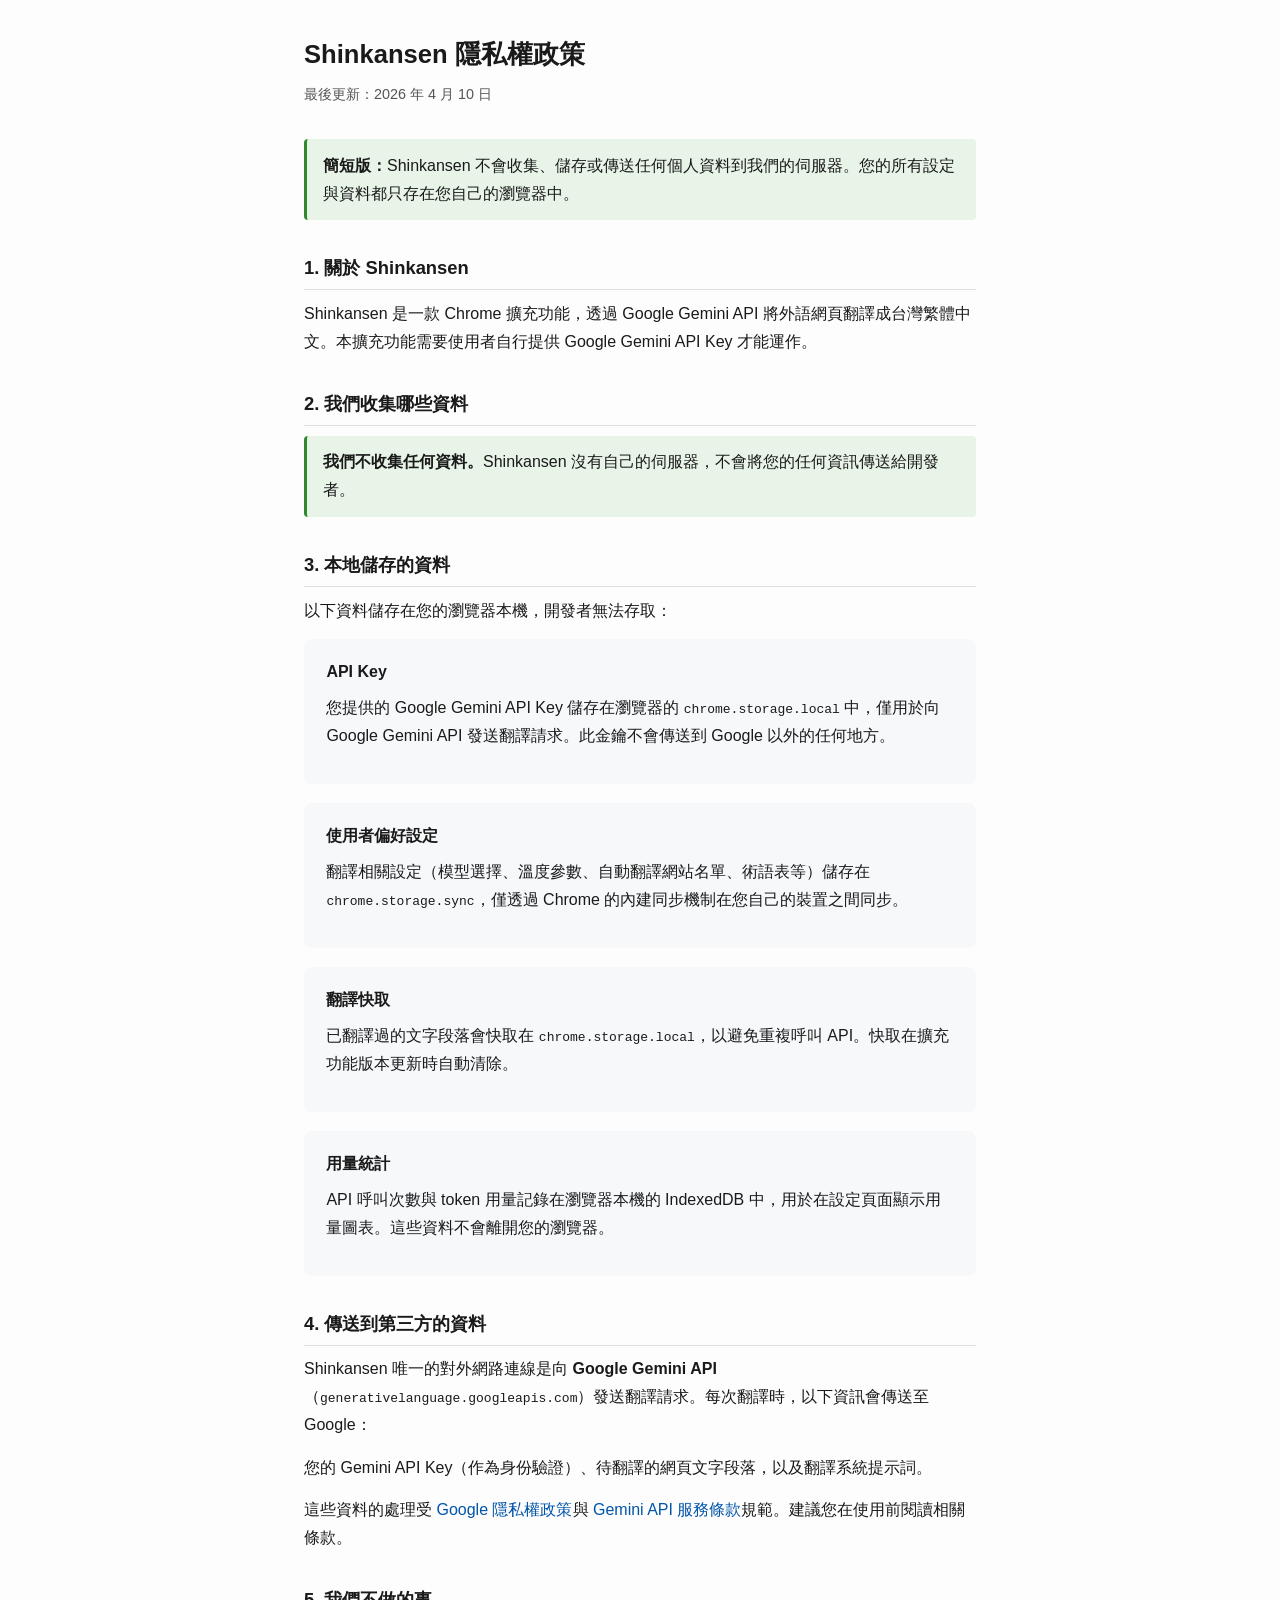
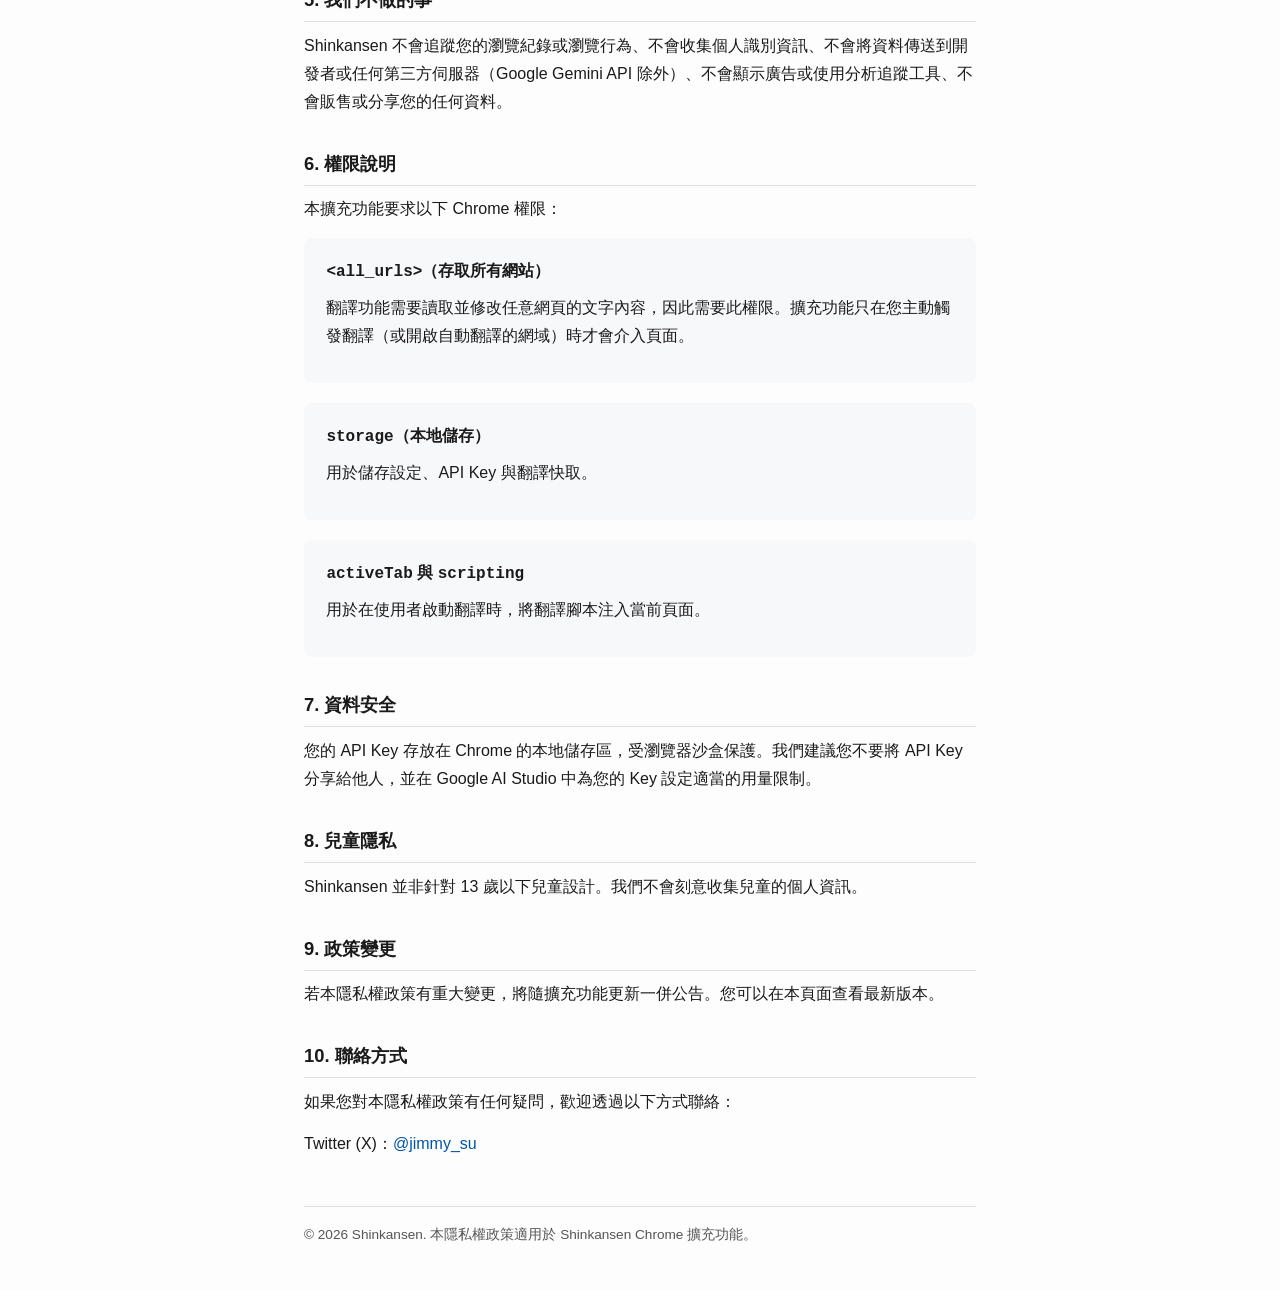
<file: docs/privacy-policy.html>
<!DOCTYPE html>
<html lang="zh-Hant-TW">
<head>
  <meta charset="UTF-8">
  <meta name="viewport" content="width=device-width, initial-scale=1.0">
  <title>Shinkansen — 隱私權政策</title>
  <style>
    :root {
      --bg: #fdfdfd;
      --fg: #1a1a1a;
      --muted: #555;
      --accent: #0055aa;
      --border: #e0e0e0;
      --section-bg: #f7f8fa;
    }
    @media (prefers-color-scheme: dark) {
      :root {
        --bg: #1a1a1a;
        --fg: #e8e8e8;
        --muted: #aaa;
        --accent: #6ab0ff;
        --border: #333;
        --section-bg: #222;
      }
    }
    * { box-sizing: border-box; margin: 0; padding: 0; }
    body {
      font-family: -apple-system, BlinkMacSystemFont, "Segoe UI", Roboto, "Noto Sans TC", sans-serif;
      background: var(--bg);
      color: var(--fg);
      line-height: 1.75;
      padding: 2rem 1.5rem;
      max-width: 720px;
      margin: 0 auto;
    }
    h1 {
      font-size: 1.6rem;
      margin-bottom: 0.3rem;
    }
    .subtitle {
      color: var(--muted);
      font-size: 0.9rem;
      margin-bottom: 2rem;
    }
    h2 {
      font-size: 1.15rem;
      margin-top: 2rem;
      margin-bottom: 0.6rem;
      padding-bottom: 0.3rem;
      border-bottom: 1px solid var(--border);
    }
    p { margin-bottom: 0.9rem; }
    section {
      background: var(--section-bg);
      border-radius: 8px;
      padding: 1.2rem 1.4rem;
      margin-bottom: 1.2rem;
    }
    section h3 {
      font-size: 1rem;
      margin-bottom: 0.5rem;
    }
    a { color: var(--accent); text-decoration: none; }
    a:hover { text-decoration: underline; }
    .highlight {
      background: #e8f4e8;
      border-left: 3px solid #2d8a2d;
      padding: 0.8rem 1rem;
      border-radius: 4px;
      margin-bottom: 1rem;
    }
    @media (prefers-color-scheme: dark) {
      .highlight { background: #1a2e1a; border-left-color: #4caf50; }
    }
    footer {
      margin-top: 3rem;
      padding-top: 1rem;
      border-top: 1px solid var(--border);
      color: var(--muted);
      font-size: 0.85rem;
    }
  </style>
</head>
<body>
  <h1>Shinkansen 隱私權政策</h1>
  <p class="subtitle">最後更新：2026 年 4 月 10 日</p>

  <div class="highlight">
    <strong>簡短版：</strong>Shinkansen 不會收集、儲存或傳送任何個人資料到我們的伺服器。您的所有設定與資料都只存在您自己的瀏覽器中。
  </div>

  <h2>1. 關於 Shinkansen</h2>
  <p>Shinkansen 是一款 Chrome 擴充功能，透過 Google Gemini API 將外語網頁翻譯成台灣繁體中文。本擴充功能需要使用者自行提供 Google Gemini API Key 才能運作。</p>

  <h2>2. 我們收集哪些資料</h2>

  <div class="highlight">
    <strong>我們不收集任何資料。</strong>Shinkansen 沒有自己的伺服器，不會將您的任何資訊傳送給開發者。
  </div>

  <h2>3. 本地儲存的資料</h2>
  <p>以下資料儲存在您的瀏覽器本機，開發者無法存取：</p>

  <section>
    <h3>API Key</h3>
    <p>您提供的 Google Gemini API Key 儲存在瀏覽器的 <code>chrome.storage.local</code> 中，僅用於向 Google Gemini API 發送翻譯請求。此金鑰不會傳送到 Google 以外的任何地方。</p>
  </section>

  <section>
    <h3>使用者偏好設定</h3>
    <p>翻譯相關設定（模型選擇、溫度參數、自動翻譯網站名單、術語表等）儲存在 <code>chrome.storage.sync</code>，僅透過 Chrome 的內建同步機制在您自己的裝置之間同步。</p>
  </section>

  <section>
    <h3>翻譯快取</h3>
    <p>已翻譯過的文字段落會快取在 <code>chrome.storage.local</code>，以避免重複呼叫 API。快取在擴充功能版本更新時自動清除。</p>
  </section>

  <section>
    <h3>用量統計</h3>
    <p>API 呼叫次數與 token 用量記錄在瀏覽器本機的 IndexedDB 中，用於在設定頁面顯示用量圖表。這些資料不會離開您的瀏覽器。</p>
  </section>

  <h2>4. 傳送到第三方的資料</h2>
  <p>Shinkansen 唯一的對外網路連線是向 <strong>Google Gemini API</strong>（<code>generativelanguage.googleapis.com</code>）發送翻譯請求。每次翻譯時，以下資訊會傳送至 Google：</p>
  <p>您的 Gemini API Key（作為身份驗證）、待翻譯的網頁文字段落，以及翻譯系統提示詞。</p>
  <p>這些資料的處理受 <a href="https://policies.google.com/privacy" target="_blank" rel="noopener">Google 隱私權政策</a>與 <a href="https://ai.google.dev/gemini-api/terms" target="_blank" rel="noopener">Gemini API 服務條款</a>規範。建議您在使用前閱讀相關條款。</p>

  <h2>5. 我們不做的事</h2>
  <p>Shinkansen 不會追蹤您的瀏覽紀錄或瀏覽行為、不會收集個人識別資訊、不會將資料傳送到開發者或任何第三方伺服器（Google Gemini API 除外）、不會顯示廣告或使用分析追蹤工具、不會販售或分享您的任何資料。</p>

  <h2>6. 權限說明</h2>
  <p>本擴充功能要求以下 Chrome 權限：</p>

  <section>
    <h3><code>&lt;all_urls&gt;</code>（存取所有網站）</h3>
    <p>翻譯功能需要讀取並修改任意網頁的文字內容，因此需要此權限。擴充功能只在您主動觸發翻譯（或開啟自動翻譯的網域）時才會介入頁面。</p>
  </section>

  <section>
    <h3><code>storage</code>（本地儲存）</h3>
    <p>用於儲存設定、API Key 與翻譯快取。</p>
  </section>

  <section>
    <h3><code>activeTab</code> 與 <code>scripting</code></h3>
    <p>用於在使用者啟動翻譯時，將翻譯腳本注入當前頁面。</p>
  </section>

  <h2>7. 資料安全</h2>
  <p>您的 API Key 存放在 Chrome 的本地儲存區，受瀏覽器沙盒保護。我們建議您不要將 API Key 分享給他人，並在 Google AI Studio 中為您的 Key 設定適當的用量限制。</p>

  <h2>8. 兒童隱私</h2>
  <p>Shinkansen 並非針對 13 歲以下兒童設計。我們不會刻意收集兒童的個人資訊。</p>

  <h2>9. 政策變更</h2>
  <p>若本隱私權政策有重大變更，將隨擴充功能更新一併公告。您可以在本頁面查看最新版本。</p>

  <h2>10. 聯絡方式</h2>
  <p>如果您對本隱私權政策有任何疑問，歡迎透過以下方式聯絡：</p>
  <p>Twitter (X)：<a href="https://x.com/jimmy_su" target="_blank" rel="noopener">@jimmy_su</a></p>

  <footer>
    <p>&copy; 2026 Shinkansen. 本隱私權政策適用於 Shinkansen Chrome 擴充功能。</p>
  </footer>
</body>
</html>
</file>
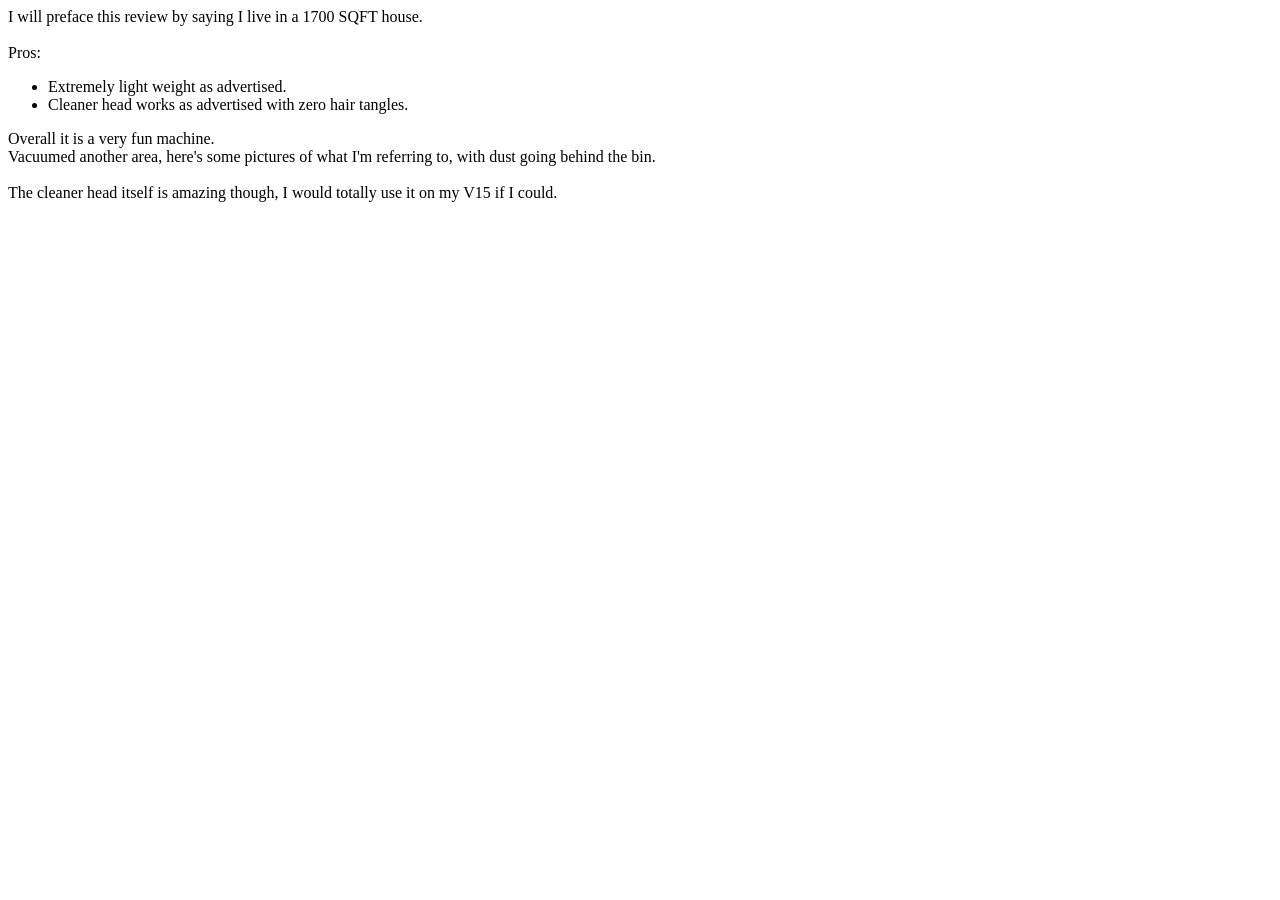
<file: test/regression/fixtures/bbcode-div-text.html>
<!DOCTYPE html>
<html lang="en">
<head><meta charset="UTF-8"><title>BBCode div text fixture</title></head>
<body>
<!-- 模擬 XenForo BBCode 渲染結構（v1.4.7 regression fixture）

  Case A（已涵蓋）：直接 text + block 子孫（UL/LI）
    intro 文字 + Pros: 純文字在 div.bbWrapper，後跟 UL>LI。
    Bug：containsBlockDescendant = true 但 DIV 不在 BLOCK_TAGS_SET → extractInlineFragments 沒被呼叫。
    修法：v1.4.7 在非 BLOCK_TAGS_SET 分支補做 extractInlineFragments。

  Case B（未涵蓋，見 PENDING_REGRESSION v1.4.8 條目）：純文字 + BR（無 block 子孫）
    多段落文字用 BR 分隔，沒有 UL/LI。
    Bug：containsBlockDescendant = false → 漏翻。
    v1.4.8 嘗試的「補做 element 單元」else 分支太寬鬆，
    會踩 detect-leaf-content-div / detect-nav-anchor-threshold / detect-nav-content
    三條既有 spec，已回退。需要更嚴格的觸發條件設計。
    #target-b 結構保留，未來重做時可直接複用。
-->

<!-- Case A: 有 block 子孫（UL/LI）-->
<div class="message-body" id="target-a">
  <div class="bbWrapper">I will preface this review by saying I live in a 1700 SQFT house.<br>
<br>Pros:<br>
<ul>
  <li>Extremely light weight as advertised.</li>
  <li>Cleaner head works as advertised with zero hair tangles.</li>
</ul>
Overall it is a very fun machine.</div>
</div>

<!-- Case B: 純文字 + BR，無 block 子孫 -->
<div class="message-body" id="target-b">
  <div class="bbWrapper">Vacuumed another area, here's some pictures of what I'm referring to, with dust going behind the bin.<br>
<br>The cleaner head itself is amazing though, I would totally use it on my V15 if I could.</div>
</div>
</body>
</html>
</file>
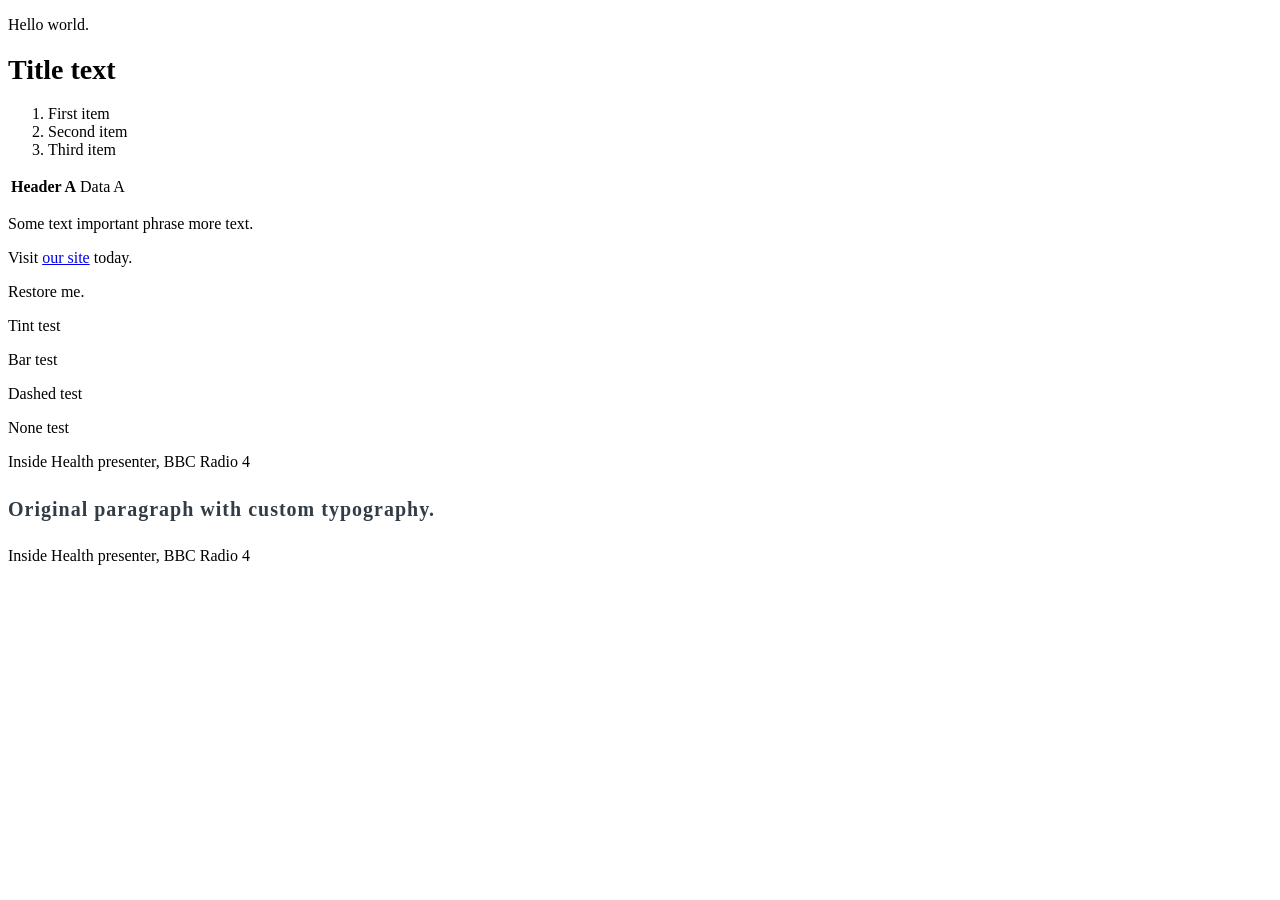
<file: test/regression/fixtures/dual.html>
<!DOCTYPE html>
<html>
<head>
  <meta charset="utf-8">
  <title>fixture: v1.5.0 dual-mode injection</title>
</head>
<body>
  <!--
    對應 v1.5.0 雙語對照模式（dual mode）。本 fixture 集中所有 dual injection
    需要的 DOM 結構，由 inject-dual-*.spec.js 系列共用：
      #basic            — 一般 <p>，wrapper afterend
      #heading          — <h1>，wrapper inner = <div> + 字級繼承
      #list / #li1..3   — <ol> + 三個 <li>，wrapper appendChild 進每個 li
      #th1 / #td1       — <th> / <td>，wrapper appendChild 進 cell
      #inline-target    — span 段落，wrapper afterend 於 block 祖先（#inline-parent）
      #link-source      — <p> 含 <a>，驗證連結結構保留
      #restore-source   — restore 路徑專用
      #mark-{tint,bar,dashed,none} — 4 種 mark style 各一個 target
  -->

  <p id="basic">Hello world.</p>

  <h1 id="heading" style="font-size: 28px; font-weight: 700; line-height: 1.2;">Title text</h1>

  <ol id="list">
    <li id="li1">First item</li>
    <li id="li2">Second item</li>
    <li id="li3">Third item</li>
  </ol>

  <table>
    <tr>
      <th id="th1">Header A</th>
      <td id="td1">Data A</td>
    </tr>
  </table>

  <div id="inline-container">
    <p id="inline-parent">Some text <span id="inline-target">important phrase</span> more text.</p>
  </div>

  <p id="link-source">Visit <a id="anchor" href="https://example.com">our site</a> today.</p>

  <p id="restore-source">Restore me.</p>

  <p id="mark-tint">Tint test</p>
  <p id="mark-bar">Bar test</p>
  <p id="mark-dashed">Dashed test</p>
  <p id="mark-none">None test</p>

  <!-- v1.5.1: 祖孫同段重複偵測（BBC author byline 一類）—— -->
  <!-- 模擬 collectParagraphs 抓到外層 div + 內層 p 都當成段落 unit 的情境 -->
  <div id="overlap-outer">
    <p id="overlap-inner">Inside Health presenter, BBC Radio 4</p>
  </div>

  <!-- v1.5.2: typography copy —— 模擬 BBC 等網站把 paragraph typography 設在
       `p` selector 上（非 body / 容器），dual wrapper 是 sibling 不繼承。
       注入後 wrapper 的 inner 應 copy 原段落的 font-family/size/weight/line-height/letter-spacing/color。 -->
  <style>
    #typography-source {
      font-family: "Times New Roman", Georgia, serif;
      font-size: 20px;
      font-weight: 600;
      line-height: 1.8;
      letter-spacing: 0.05em;
      color: rgb(50, 60, 70);
    }
  </style>
  <div id="typography-container">
    <p id="typography-source">Original paragraph with custom typography.</p>
  </div>

  <!-- v1.5.2: BBC SPA 重建 inline 段落造成的重複注入。
       結構模仿 BBC byline：inline span 包在 div > div 裡。
       inline 段落注入時 wrapper 走 afterend-block-ancestor，插在最近 block 祖先後面。 -->
  <div id="bbc-byline-outer">
    <div id="bbc-byline-mid">
      <span id="bbc-byline-span">Inside Health presenter, BBC Radio 4</span>
    </div>
  </div>
</body>
</html>
</file>
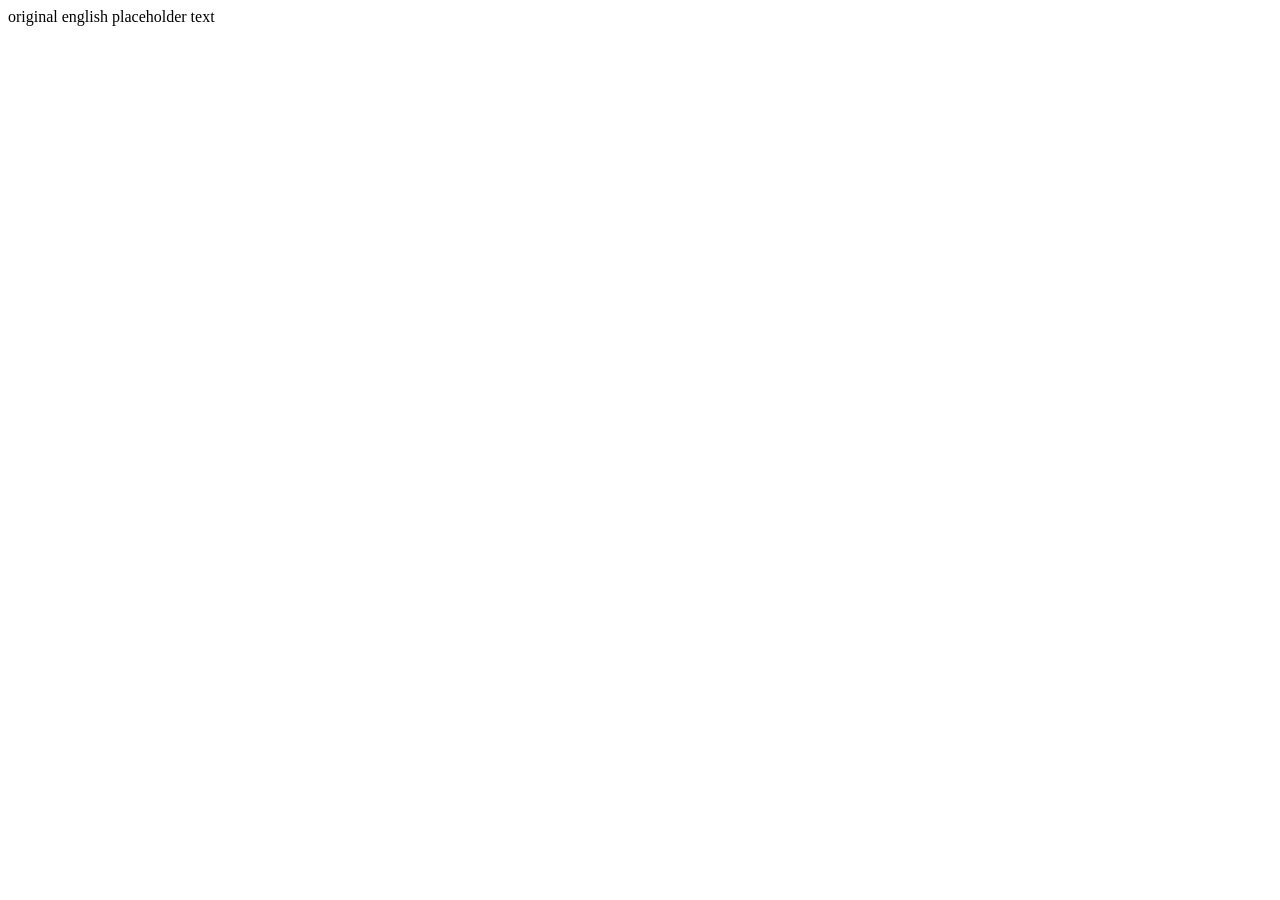
<file: test/regression/fixtures/inject-fragment-no-slots-newline.html>
<!DOCTYPE html>
<html lang="en">
<head>
  <meta charset="UTF-8">
  <title>inject-fragment-no-slots-newline fixture (v1.4.8)</title>
</head>
<body>
  <!--
    Fixture: inject-fragment-no-slots-newline
    驗證 v1.4.8 兩個 inject path 修正：
      (1) injectTranslation 入口統一字面 \n（兩字元）→ 真正換行符（U+000A）
      (2) injectFragmentTranslation 無 slots 分支補 \n → <br>（買 buildFragmentFromTextWithBr）
    都同時生效，DOM 不留字面 \n 殘留、且段落間出現 <br>。

    結構刻意極簡：父元素只含一個 text 子節點，
    spec 直接在 page 端構造 fragment unit（kind:'fragment', el, startNode, endNode）
    並呼叫 SK.injectTranslation(unit, 'A\\nB', [])。
  -->
  <div id="target">original english placeholder text</div>
</body>
</html>
</file>
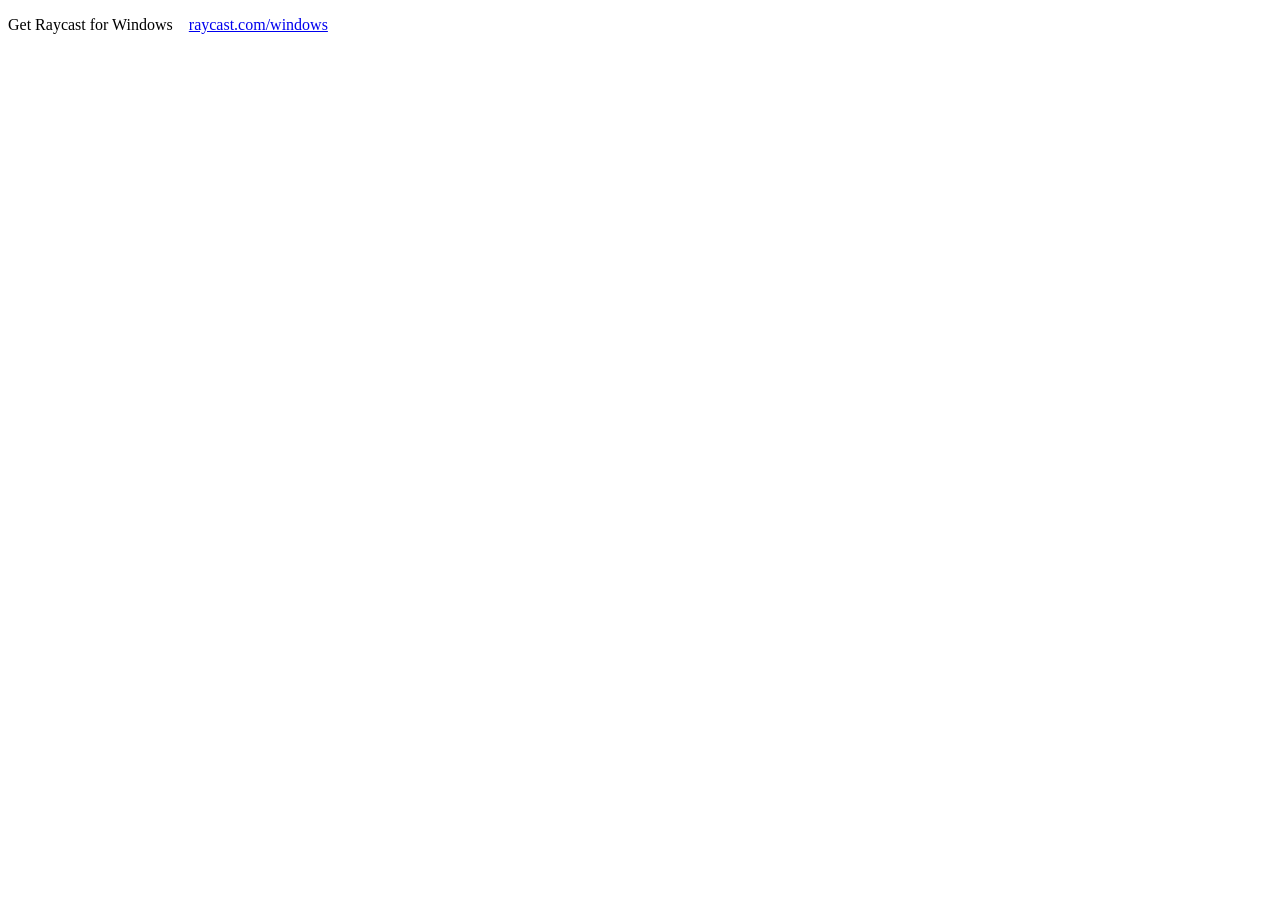
<file: test/regression/fixtures/inject-media-link-ghost.html>
<!DOCTYPE html>
<html>
<head>
  <meta charset="UTF-8">
  <title>inject-media-link-ghost fixture</title>
  <!-- 結構特徵: p#target 含有「文字 + img + whitespace + <a>」混合結構,
       模擬 Gmail HTML email (如 Raycast newsletter) 的 Team Picks 段落格式。
       containsMedia(p) === true → 走 injectIntoTarget media-preserving path (B)。
       LLM 丟掉佔位符 (response.txt 中無 ⟦…⟧) → ok=false → plainTextFallback。
       v1.2.1 之前的 bug: 清空 <a> 內文字節點後，<a> shell 留在 DOM 形成空連結殼。
       v1.2.2 修法: 清空文字後向上移除空殼 inline 元素。
  -->
</head>
<body>
  <div id="wrapper">
    <p id="target">Get Raycast for Windows
      <img src="[data-uri]" alt="arrow" width="8" height="8">
      <a href="https://raycast.com/windows">raycast.com/windows</a>
    </p>
  </div>
</body>
</html>
</file>
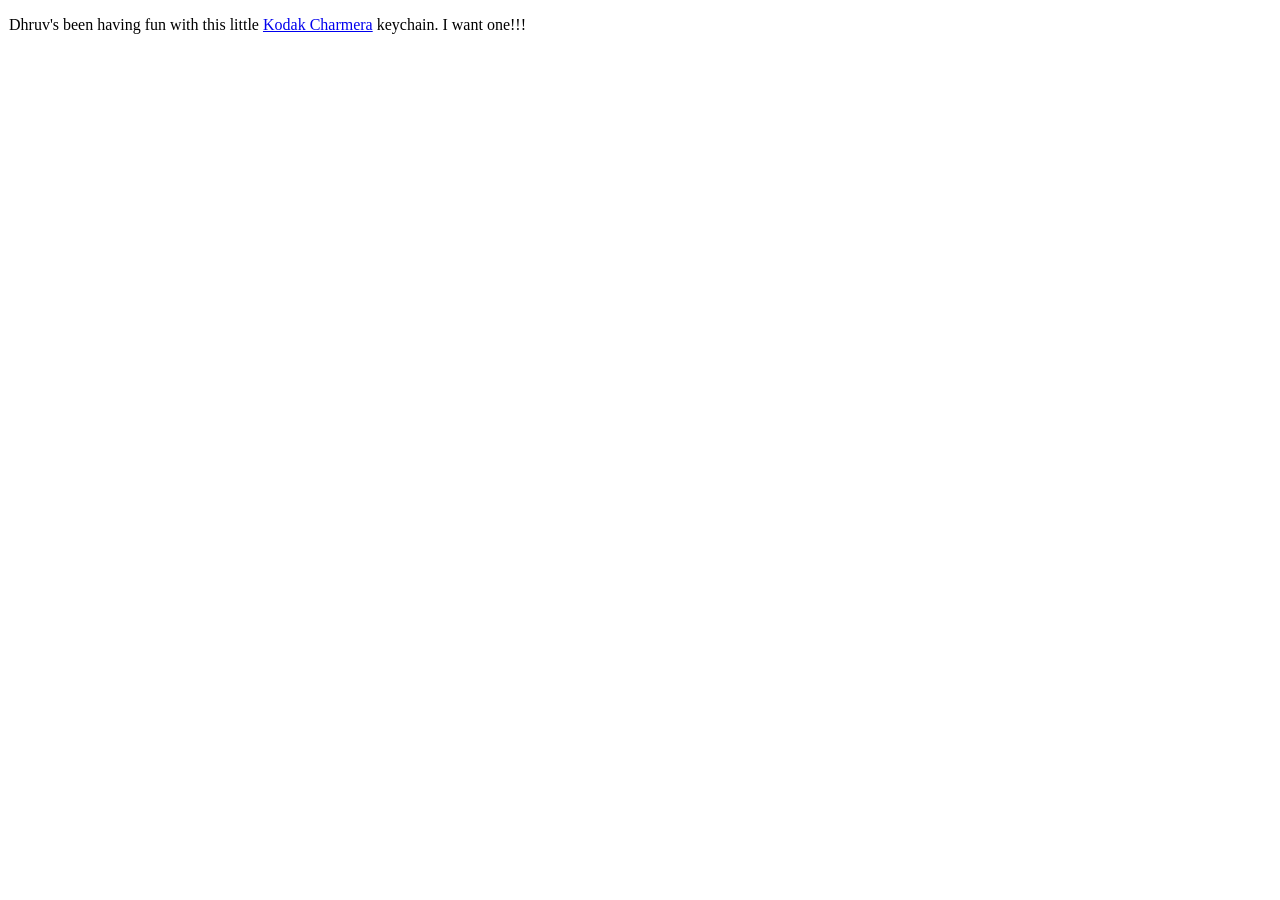
<file: test/regression/fixtures/inject-media-link-slots.html>
<!DOCTYPE html>
<html lang="en">
<head>
  <meta charset="UTF-8">
  <title>inject-media-link-slots fixture</title>
</head>
<body>
  <!--
    Fixture: inject-media-link-slots
    結構特徵: <p> 同時含 <img>（emoji）+ 文字 + <a href>（品牌連結）
    對應 v1.2.4 修正的根本原因:
      content.js translateUnits 序列化時遇到 containsMedia(el)=true 強制回傳 slots:[],
      <a> 不被序列化成佔位符, LLM 收到純文字, injection 走 replaceTextInPlace → path B,
      <a> 文字被清空後殼被移除。
    修法: 移除 containsMedia 強制 slots:[] 早返回,讓 <a> 被正常序列化成 ⟦0⟧...⟦/0⟧。
  -->
  <p id="target">
    <img data-emoji="🤏" alt="🤏" src="[data-uri]">Dhruv's been having fun with this little <a href="https://kodak.com/charmera">Kodak Charmera</a> keychain. I want one!!!
  </p>
</body>
</html>
</file>
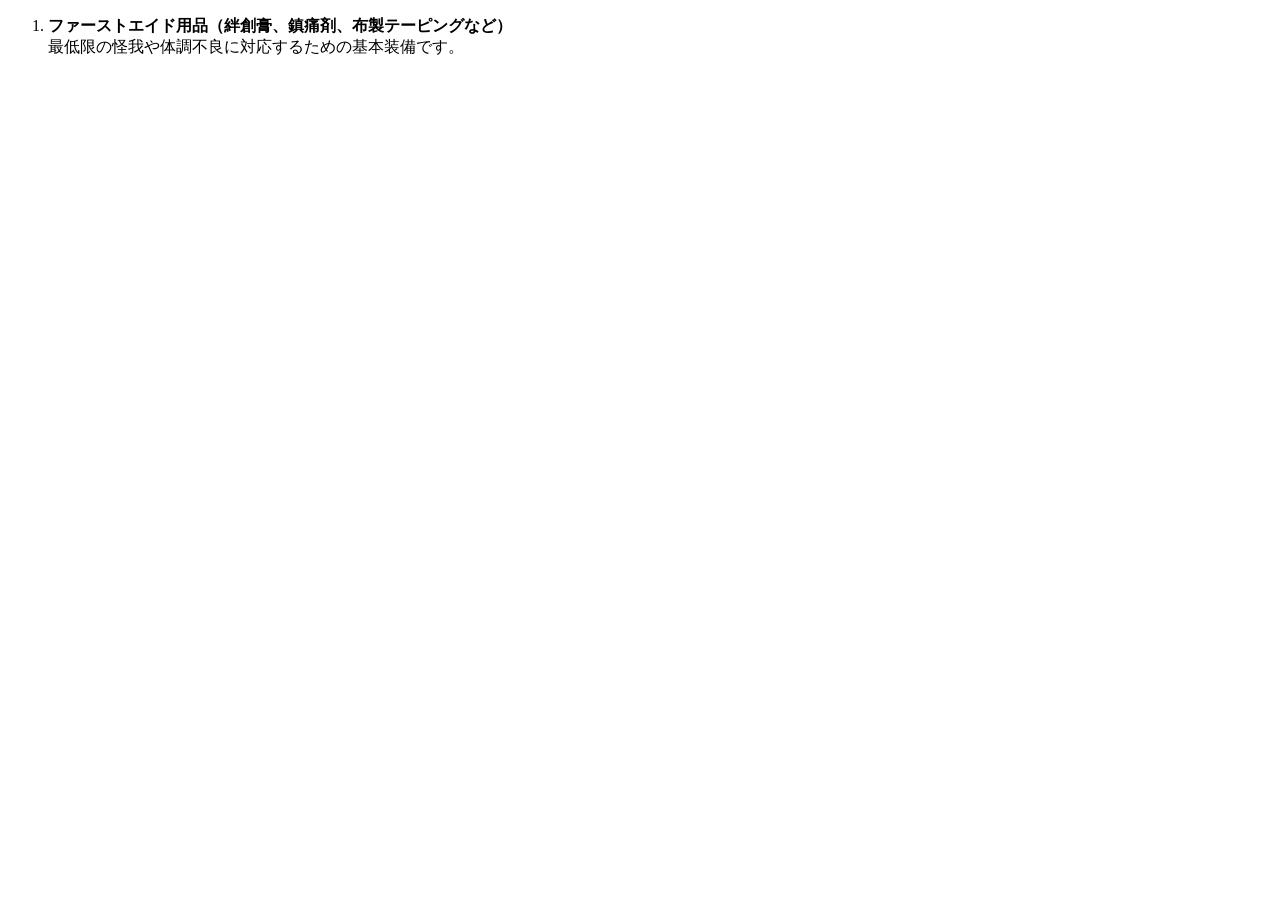
<file: test/regression/fixtures/placeholder-annotation.html>
<!DOCTYPE html>
<html lang="ja">
<head>
  <meta charset="utf-8">
  <title>fixture: placeholder-annotation</title>
</head>
<body>
  <!--
    對應 v1.4.5 修的「Gemini 在佔位符內插入多餘描述文字」bug。

    Bug 根因（v1.4.4 以前）:
      Gemini 在翻譯 slot 內容涉及醫藥 / 術語時，會在佔位符括號內加注描述，
      例如把 ⟦0⟧ 輸出成 ⟦0 drug⟧，把 ⟦/0⟧ 輸出成 ⟦/0 drug⟧。
      normalizeLlmPlaceholders 只處理前後空白，無法識別「0 drug」型 pattern，
      stripStrayPlaceholderMarkers 把 ⟦ ⟧ 剝掉後，「0 drug」/ 「/0 drug」
      裸字串就殘留在 DOM 裡。

    v1.4.5 修法:
      在 normalizeLlmPlaceholders 加一條 regex，偵測「數字後有空白 + 非空白文字」
      並統一清除，只保留前綴符號與數字：⟦0 drug⟧ → ⟦0⟧、⟦/0 drug⟧ → ⟦/0⟧。

    SANITY 紀錄（已驗證）：移除 v1.4.5 新增 regex 後，DOM textPieces 出現
      "0 drug救急醫護用品.../0 drug\n..." 裸字串，hasDrug 斷言 fail。還原後 pass。
  -->
  <ol>
    <li id="target">
      <strong>ファーストエイド用品（絆創膏、鎮痛剤、布製テーピングなど）</strong><br>
      最低限の怪我や体調不良に対応するための基本装備です。
    </li>
  </ol>
</body>
</html>
</file>
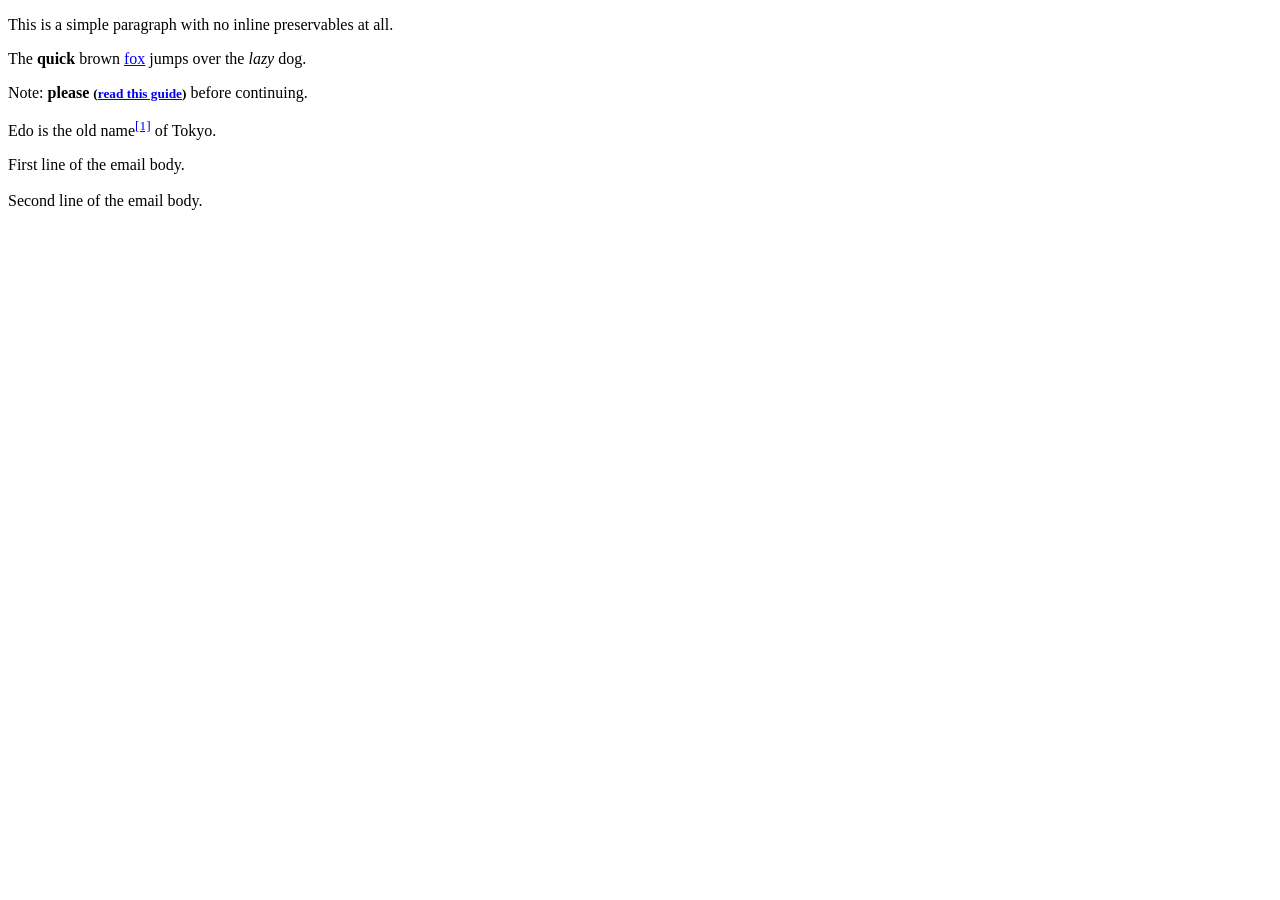
<file: test/regression/fixtures/roundtrip-snippets.html>
<!DOCTYPE html>
<html>
<head>
  <meta charset="utf-8">
  <title>fixture: serialize-deserialize-roundtrip</title>
</head>
<body>
  <!--
    Round-trip 健康檢查:幾個 representative HTML snippet,
    serialize → text + slots → 把 text 直接當「譯文」餵 deserialize →
    比較重建的 fragment 與原 DOM 結構 (tag tree、textContent、href)。

    若 round-trip 失敗,代表 serialize / deserialize 之間有不對稱
    (例如 placeholder 編號漏一個、巢狀拆組錯層、attribute 未保留)。
    這條測試是 catch-all,任何序列化路徑變動都應該保住它。
  -->

  <!-- snippet 1: 簡單純文字 -->
  <p id="s1">This is a simple paragraph with no inline preservables at all.</p>

  <!-- snippet 2: 平鋪 inline (B + A + EM) -->
  <p id="s2">The <b>quick</b> brown <a href="https://example.com/x">fox</a> jumps over the <em>lazy</em> dog.</p>

  <!-- snippet 3: 巢狀 inline (B 包 SMALL 包 A) -->
  <p id="s3">Note: <b>please <small>(<a href="https://example.com/help">read this guide</a>)</small></b> before continuing.</p>

  <!-- snippet 4: 含 atomic sup.reference -->
  <p id="s4">Edo is the old name<sup class="reference"><a href="https://example.com/cite-1">[1]</a></sup> of Tokyo.</p>

  <!-- snippet 5: 含 BR (兩段 / 用 \n round-trip) -->
  <div id="s5">First line of the email body.<br><br>Second line of the email body.</div>
</body>
</html>
</file>
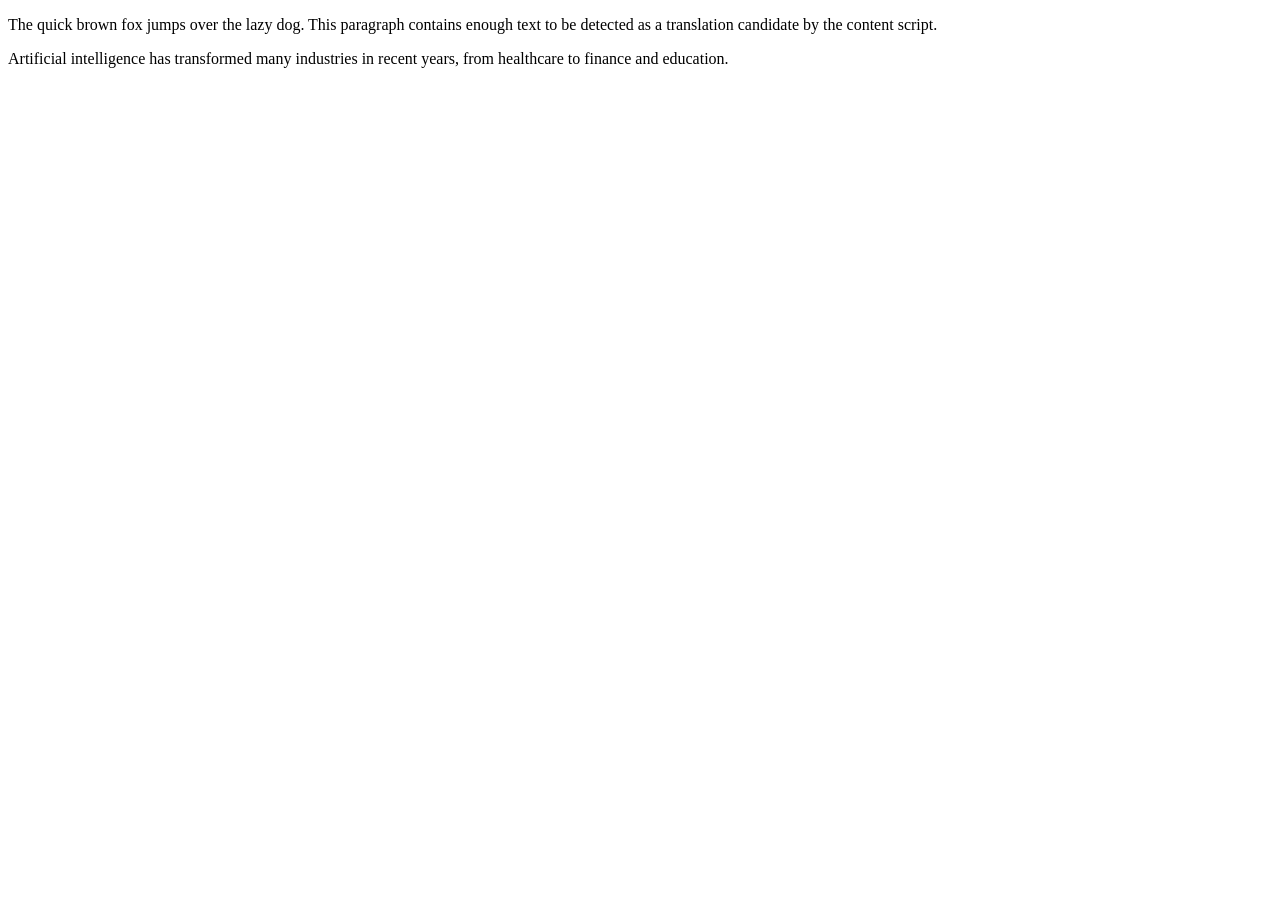
<file: test/regression/fixtures/spa-navigation.html>
<!DOCTYPE html>
<html lang="en">
<head><meta charset="UTF-8"><title>SPA Navigation Test</title></head>
<body>
<div id="app">
  <p id="initial-content">The quick brown fox jumps over the lazy dog. This paragraph contains enough text to be detected as a translation candidate by the content script.</p>
  <p id="second-paragraph">Artificial intelligence has transformed many industries in recent years, from healthcare to finance and education.</p>
</div>
</body>
</html>
</file>
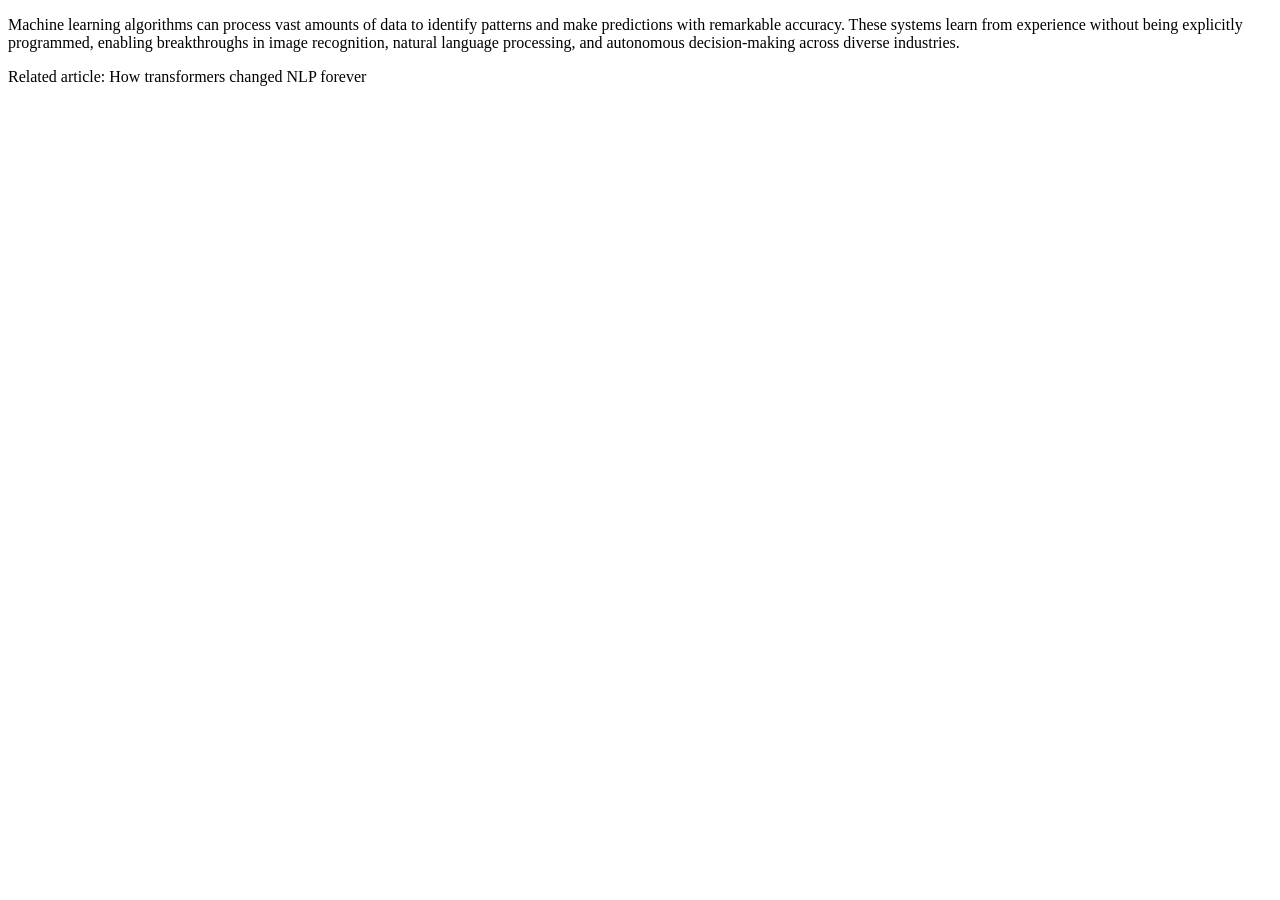
<file: test/regression/fixtures/spa-widget-loop.html>
<!DOCTYPE html>
<html lang="en">
<head>
  <meta charset="UTF-8">
  <title>SPA Widget Loop Fixture</title>
</head>
<body>
  <div id="app">
    <article id="main-content">
      <p id="article-para">
        Machine learning algorithms can process vast amounts of data to identify
        patterns and make predictions with remarkable accuracy. These systems
        learn from experience without being explicitly programmed, enabling
        breakthroughs in image recognition, natural language processing, and
        autonomous decision-making across diverse industries.
      </p>
    </article>
    <aside id="widget">
      <p id="widget-title">Related article: How transformers changed NLP forever</p>
    </aside>
  </div>
  <script>
    // 模擬 Stratechery 推薦 widget 每秒重設 innerHTML
    // （widget 的文字不變，只是重設 DOM 節點，會觸發 MutationObserver childList）
    setInterval(function() {
      var widget = document.getElementById('widget');
      if (widget) {
        widget.innerHTML = '<p id="widget-title">Related article: How transformers changed NLP forever</p>';
      }
    }, 1000);
  </script>
</body>
</html>
</file>
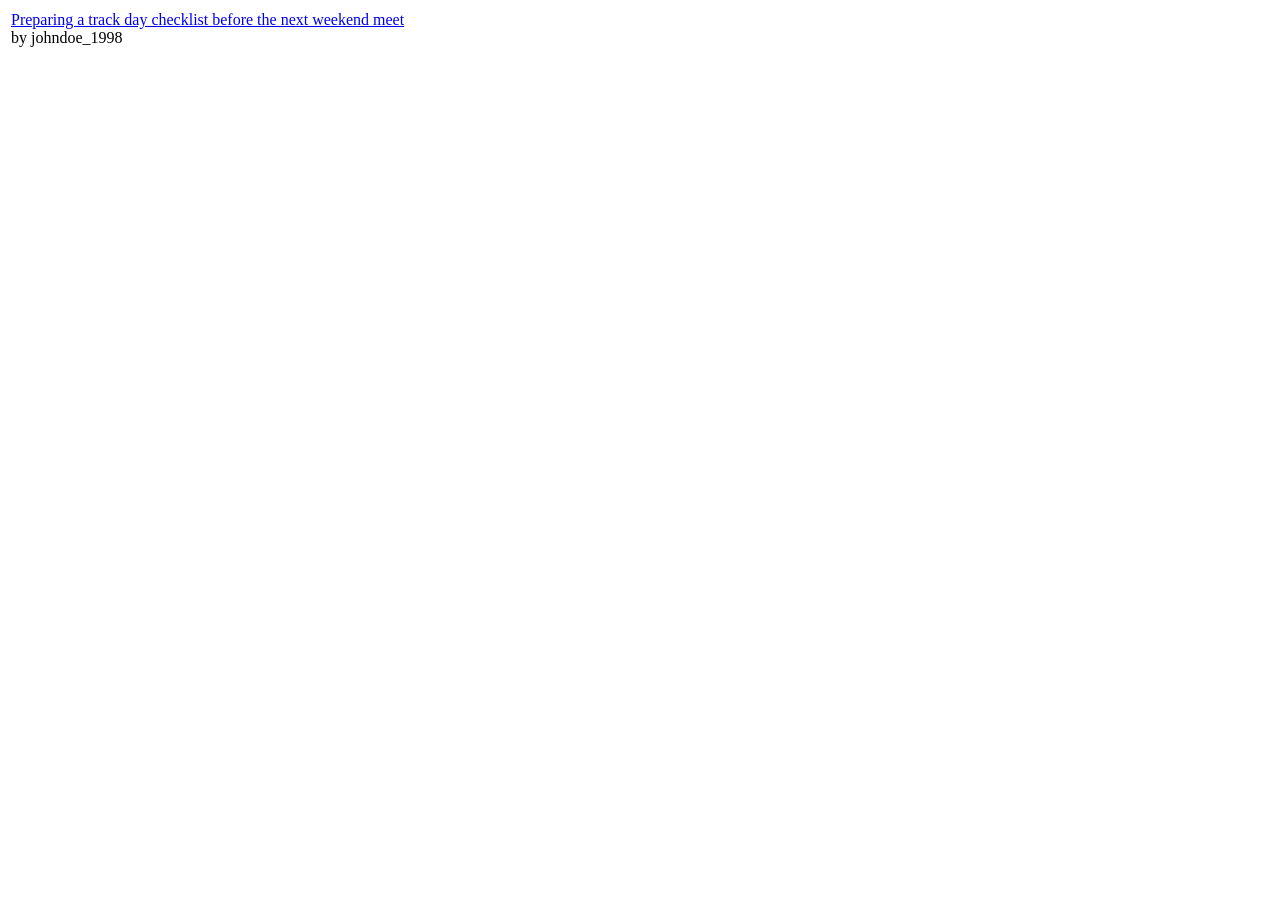
<file: test/regression/fixtures/vbulletin-author.html>
<!DOCTYPE html>
<html lang="en">
<head>
  <meta charset="UTF-8">
  <title>vbulletin-author fixture (v1.4.17)</title>
</head>
<body>
<!--
  對應 v1.4.17 修的「vBulletin 論壇討論串列表翻譯後作者 ID 消失」bug。

  結構特徵（sanitized forumdisplay 列表每列的 thread title cell）:
    <td id="target">
      <div><a id="thread-title" href="..."> 討論串英文標題 </a></div>
      <div class="smallfont">by <span id="author"> 作者ID </span></div>
    </td>

  Bug 根因（v1.4.16 以前的 collectParagraphs）:
    (1) TD 沒有 BLOCK_TAGS_SET 後代（DIV/A/SPAN 都不在），containsBlockDescendant=false
    (2) 整個 TD 被 walker FILTER_ACCEPT → 當成一個翻譯單元
    (3) Gemini 翻譯後只拿回 thread title 的譯文（slot 1 = 作者 SPAN 被 LLM 丟掉）
    (4) injectIntoTarget 走 clean-slate（因為 hasContainerChild=true 的守衛），把整個 TD
        子節點全清空，然後 append 反序列化結果——只有 thread title DIV，
        作者 DIV/SPAN 隨 clean-slate 一起被抹掉 → 作者 ID 消失

  v1.4.17 修法（content-detect.js → collectParagraphs acceptNode）:
    偵測 block element（TD 等 BLOCK_TAGS_SET 成員）是否有 CONTAINER_TAGS（DIV 等）直屬
    子容器，且這些容器內含直屬 <A> 連結。有則改為只把 <A> 捕捉成翻譯單元，TD 本身
    FILTER_SKIP。這樣 TD 的結構（兩個 DIV、作者 SPAN 等）完全不會被 clean-slate 碰到，
    只有 A 的內容會被替換為譯文。

  斷言走結構（不綁 class / site）:
    (1) A#thread-title 被偵測為翻譯單元
    (2) TD#target 不被偵測為 element 單元（核心 regression）
    (3) skipStats.skipBlockWithContainer >= 1（新計數器有被命中）
    (4) skipStats.blockContainerLink >= 1（A 有被捕捉）
-->
<table>
  <tbody>
    <tr>
      <td id="target" class="alt1">
        <div>
          <a id="thread-title" href="/thread/123" title="The thread title">Preparing a track day checklist before the next weekend meet</a>
        </div>
        <div class="smallfont">
          by <span id="author">johndoe_1998</span>
        </div>
      </td>
    </tr>
  </tbody>
</table>
</body>
</html>
</file>
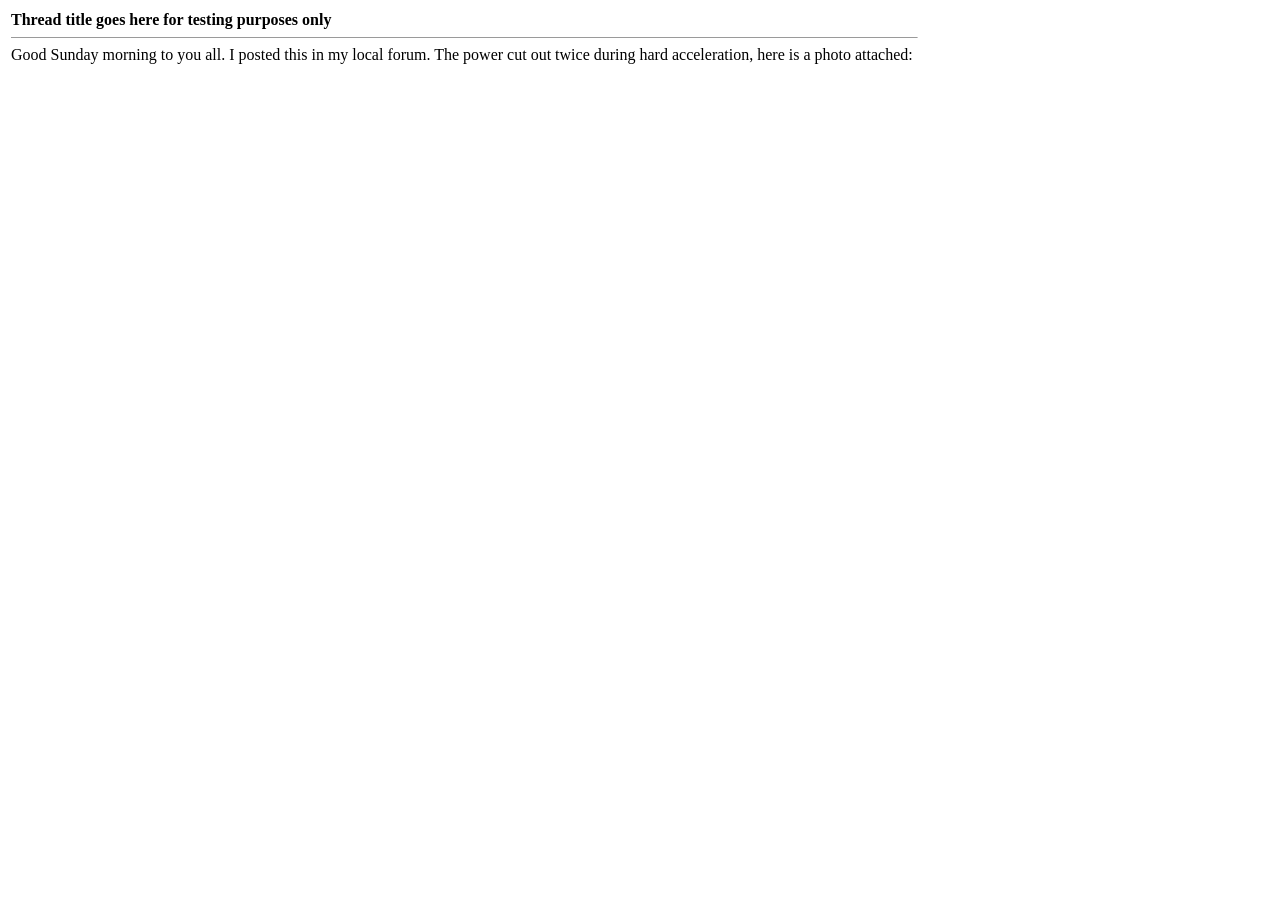
<file: test/regression/fixtures/vbulletin-title-div.html>
<!DOCTYPE html>
<html lang="en">
<head>
  <meta charset="UTF-8">
  <title>vbulletin-title-div fixture</title>
</head>
<body>
<!--
  對應 v1.4.14 修的「vBulletin 論壇貼文翻譯後 HR 分隔線跑到標題上方」bug。

  結構特徵（sanitized 重現 forum.miata.net 貼文頁的 td.alt1）:
    <td id="target">
      <div class="smallfont"><strong>標題</strong></div>
      <hr>
      <div class="postbitcontrol2">
        內文 …
        <img class="inlineimg">   ← 觸發 containsMedia(TD)=true
      </div>
    </td>

  Bug 根因（v1.4.13 以前的 injectIntoTarget）:
    (1) TD 沒有 BLOCK_TAGS_SET 後代（DIV/HR 都不在），walker 整段 FILTER_ACCEPT → 翻譯單元是 TD
    (2) injectIntoTarget(TD, frag) 判斷 containsMedia(TD)=true（postbitcontrol2 內的 img）
    → 走 media-preserving path，把整個 fragment 塞進「最長文字節點」所在的 postbitcontrol2
    (3) 原本的 smallfont（含空的 STRONG 殼）與 HR 殘留在 postbitcontrol2 上方
    → 視覺上：HR 跑到標題之前，標題 DIV 變空

  v1.4.14 修法（content-inject.js → injectIntoTarget）:
    加結構性條件 hasContainerChild：當 target.children 含 CONTAINER_TAGS 成員（DIV/SECTION/
    ARTICLE/MAIN/ASIDE）時，表示文字分散於不同結構子容器，media-preserving 會注入到錯誤位置。
    改走 clean-slate：清空 TD 所有子節點 → append deserialize 後的 fragment（STRONG → HR → 內文）。
    順序與結構都正確。

  有 img 是觸發 bug 的必要條件；沒有 img 則 containsMedia=false，本來就走 clean-slate（見
  hr-in-td.html fixture 與對應 spec 已涵蓋 v1.4.10 HR 序列化那條更早的 bug）。
-->
<table><tbody><tr>
  <td class="alt1" id="target">
    <div class="smallfont hideonmobile">
      <strong>Thread title goes here for testing purposes only</strong>
    </div>
    <hr class="hideonmobile" size="1">
    <div class="postbitcontrol2" id="post_message_test">
      Good Sunday morning to you all. I posted this in my local forum.
      The power cut out twice during hard acceleration, here is a photo attached:
      <img src="[data-uri]" class="inlineimg" alt="photo">
    </div>
  </td>
</tr></tbody></table>
</body>
</html>
</file>
